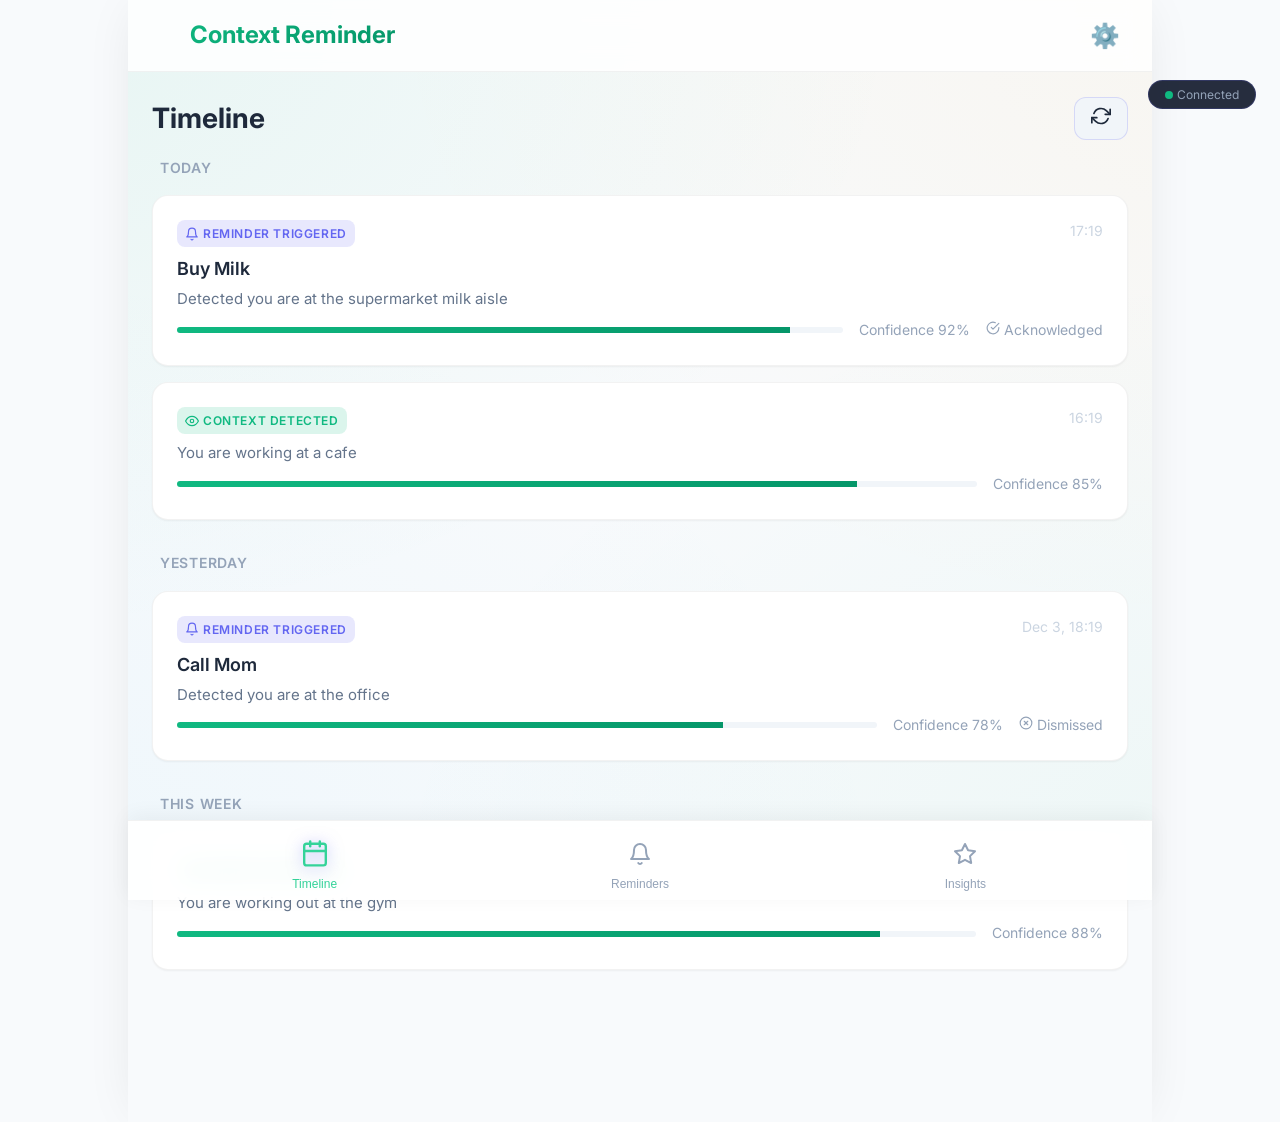
<file: index.html>
<!DOCTYPE html>
<html lang="en">

<head>
    <meta charset="UTF-8">
    <meta name="viewport" content="width=device-width, initial-scale=1.0, maximum-scale=5.0, user-scalable=yes">
    <meta name="description" content="Context Reminder - Smart context-aware reminders powered by AI">
    <meta name="theme-color" content="#0f172a">
    <title>Context Reminder</title>

    <!-- PWA Manifest -->
    <link rel="manifest" href="manifest.json">

    <!-- Styles -->
    <link rel="stylesheet" href="styles.css">

    <!-- Preload critical resources -->
    <link rel="preconnect" href="https://fonts.googleapis.com">
    <link rel="preconnect" href="https://fonts.gstatic.com" crossorigin>
    <link href="https://fonts.googleapis.com/css2?family=Inter:wght@300;400;500;600;700&display=swap" rel="stylesheet">
</head>

<body>
    <!-- App Container -->
    <div id="app" class="app-container">

        <!-- Header -->
        <header class="app-header">
            <div class="header-content">
                <h1 class="app-title">
                    <span class="title-icon">🧠</span>
                    <span class="title-text">Context Reminder</span>
                </h1>
                <button class="header-btn" id="settingsBtn" aria-label="Settings">
                    ⚙️
                </button>
            </div>
        </header>

        <!-- Main Content Views -->
        <main class="main-content">

            <!-- Timeline View -->
            <section id="timelineView" class="view-container active">
                <div class="view-header">
                    <h2 class="view-title">Timeline</h2>
                    <button class="icon-btn" id="refreshTimelineBtn" aria-label="Refresh">
                        <svg class="icon" viewBox="0 0 24 24" width="20" height="20" stroke="currentColor"
                            stroke-width="2" fill="none" stroke-linecap="round" stroke-linejoin="round">
                            <polyline points="23 4 23 10 17 10"></polyline>
                            <polyline points="1 20 1 14 7 14"></polyline>
                            <path d="M3.51 9a9 9 0 0 1 14.85-3.36L23 10M1 14l4.64 4.36A9 9 0 0 0 20.49 15"></path>
                        </svg>
                    </button>
                </div>
                <div id="timelineContent" class="timeline-content">
                    <!-- Timeline events will be rendered here -->
                    <div class="loading-placeholder">
                        <div class="spinner"></div>
                        <p>Loading...</p>
                    </div>
                </div>
            </section>

            <!-- Reminders View -->
            <section id="remindersView" class="view-container">
                <div class="view-header">
                    <h2 class="view-title">My Reminders</h2>
                    <button class="icon-btn primary" id="addReminderBtn" aria-label="Add Reminder">
                        <svg class="icon" viewBox="0 0 24 24" width="20" height="20" stroke="currentColor"
                            stroke-width="2" fill="none" stroke-linecap="round" stroke-linejoin="round">
                            <line x1="12" y1="5" x2="12" y2="19"></line>
                            <line x1="5" y1="12" x2="19" y2="12"></line>
                        </svg>
                    </button>
                </div>
                <div class="search-bar">
                    <div class="search-input-wrapper">
                        <svg class="search-icon" viewBox="0 0 24 24" width="18" height="18" stroke="currentColor"
                            stroke-width="2" fill="none" stroke-linecap="round" stroke-linejoin="round">
                            <circle cx="11" cy="11" r="8"></circle>
                            <line x1="21" y1="21" x2="16.65" y2="16.65"></line>
                        </svg>
                        <input type="text" id="searchReminders" placeholder="Search reminders..." class="search-input">
                    </div>
                </div>
                <div id="remindersContent" class="reminders-content">
                    <!-- Reminder cards will be rendered here -->
                </div>
            </section>

            <!-- Insights View -->
            <section id="insightsView" class="view-container">
                <div class="view-header">
                    <h2 class="view-title">AI Insights</h2>
                    <span class="badge" id="insightsBadge">0</span>
                </div>
                <div id="insightsContent" class="insights-content">
                    <!-- AI insights will be rendered here -->
                </div>
            </section>

        </main>

        <!-- Bottom Navigation -->
        <nav class="bottom-nav">
            <button class="nav-btn active" data-view="timeline" aria-label="Timeline">
                <span class="nav-icon">
                    <svg class="icon" viewBox="0 0 24 24" width="24" height="24" stroke="currentColor" stroke-width="2"
                        fill="none" stroke-linecap="round" stroke-linejoin="round">
                        <rect x="3" y="4" width="18" height="18" rx="2" ry="2"></rect>
                        <line x1="16" y1="2" x2="16" y2="6"></line>
                        <line x1="8" y1="2" x2="8" y2="6"></line>
                        <line x1="3" y1="10" x2="21" y2="10"></line>
                    </svg>
                </span>
                <span class="nav-label">Timeline</span>
            </button>
            <button class="nav-btn" data-view="reminders" aria-label="Reminders">
                <span class="nav-icon">
                    <svg class="icon" viewBox="0 0 24 24" width="24" height="24" stroke="currentColor" stroke-width="2"
                        fill="none" stroke-linecap="round" stroke-linejoin="round">
                        <path d="M18 8A6 6 0 0 0 6 8c0 7-3 9-3 9h18s-3-2-3-9"></path>
                        <path d="M13.73 21a2 2 0 0 1-3.46 0"></path>
                    </svg>
                </span>
                <span class="nav-label">Reminders</span>
            </button>
            <button class="nav-btn" data-view="insights" aria-label="Insights">
                <span class="nav-icon">
                    <svg class="icon" viewBox="0 0 24 24" width="24" height="24" stroke="currentColor" stroke-width="2"
                        fill="none" stroke-linecap="round" stroke-linejoin="round">
                        <polygon
                            points="12 2 15.09 8.26 22 9.27 17 14.14 18.18 21.02 12 17.77 5.82 21.02 7 14.14 2 9.27 8.91 8.26 12 2">
                        </polygon>
                    </svg>
                </span>
                <span class="nav-label">Insights</span>
            </button>
        </nav>

    </div>

    <!-- Modal: Add/Edit Reminder -->
    <div id="reminderModal" class="modal">
        <div class="modal-overlay"></div>
        <div class="modal-content">
            <div class="modal-header">
                <h3 class="modal-title" id="modalTitle">Create Reminder</h3>
                <button class="close-btn" id="closeModalBtn">✕</button>
            </div>
            <div class="modal-body">
                <form id="reminderForm">
                    <div class="form-group">
                        <label for="reminderTitle">Remind me to...</label>
                        <input type="text" id="reminderTitle" class="form-input" placeholder="e.g., Buy milk" required>
                    </div>
                    <div class="form-group">
                        <label for="reminderContext">When I...</label>
                        <textarea id="reminderContext" class="form-input" rows="3"
                            placeholder="e.g., When I'm at the supermarket" required></textarea>
                    </div>
                    <div class="form-group">
                        <label for="reminderPriority">Priority</label>
                        <select id="reminderPriority" class="form-input">
                            <option value="low">Low</option>
                            <option value="medium" selected>Medium</option>
                            <option value="high">High</option>
                        </select>
                    </div>
                    <div class="form-actions">
                        <button type="button" class="btn btn-secondary" id="cancelModalBtn">Cancel</button>
                        <button type="submit" class="btn btn-primary">Save</button>
                    </div>
                </form>
            </div>
        </div>
    </div>

    <!-- Modal: Event Details -->
    <div id="eventModal" class="modal">
        <div class="modal-overlay"></div>
        <div class="modal-content">
            <div class="modal-header">
                <h3 class="modal-title">Event Details</h3>
                <button class="close-btn" id="closeEventModalBtn">✕</button>
            </div>
            <div class="modal-body" id="eventModalBody">
                <!-- Event details will be rendered here -->
            </div>
        </div>
    </div>

    <!-- Notification Permission Prompt -->
    <div id="notificationPrompt" class="notification-prompt hidden">
        <div class="prompt-content">
            <div class="prompt-icon">🔔</div>
            <h3>Enable Notifications</h3>
            <p>Allow app to send notifications for timely reminders</p>
            <div class="prompt-actions">
                <button class="btn btn-secondary" id="skipNotificationBtn">Later</button>
                <button class="btn btn-primary" id="enableNotificationBtn">Enable</button>
            </div>
        </div>
    </div>

    <!-- Toast Notification -->
    <div id="toast" class="toast hidden">
        <span id="toastMessage"></span>
    </div>

    <!-- Connection Status Indicator -->
    <div id="connectionStatus" class="connection-status">
        <span class="status-dot"></span>
        <span class="status-text">Connecting...</span>
    </div>


    <!-- Settings Modal -->
    <div id="settingsModal" class="modal">
        <div class="modal-overlay"></div>
        <div class="modal-container">
            <div class="modal-header">
                <h2>Settings</h2>
                <button class="icon-btn" id="closeSettingsBtn">
                    <svg viewBox="0 0 24 24" width="24" height="24">
                        <path
                            d="M19 6.41L17.59 5 12 10.59 6.41 5 5 6.41 10.59 12 5 17.59 6.41 19 12 13.41 17.59 19 19 17.59 13.41 12z"
                            fill="currentColor" />
                    </svg>
                </button>
            </div>
            <div class="modal-body">
                <div class="settings-section">
                    <h3>Data Management</h3>

                    <div class="setting-item">
                        <div class="setting-info">
                            <div class="setting-title">Export Data</div>
                            <div class="setting-desc">Export all reminders, timeline, and insights as JSON file</div>
                        </div>
                        <button class="btn btn-primary" id="exportDataBtn">
                            <svg class="icon" viewBox="0 0 24 24" width="16" height="16" stroke="currentColor"
                                stroke-width="2" fill="none" stroke-linecap="round" stroke-linejoin="round">
                                <path d="M21 15v4a2 2 0 0 1-2 2H5a2 2 0 0 1-2-2v-4"></path>
                                <polyline points="7 10 12 15 17 10"></polyline>
                                <line x1="12" y1="15" x2="12" y2="3"></line>
                            </svg> Export
                        </button>
                    </div>

                    <div class="setting-item">
                        <div class="setting-info">
                            <div class="setting-title">Import Data</div>
                            <div class="setting-desc">Restore data from JSON file</div>
                        </div>
                        <div class="file-input-wrapper">
                            <input type="file" id="importDataInput" accept=".json" style="display: none;">
                            <button class="btn btn-secondary"
                                onclick="document.getElementById('importDataInput').click()">
                                <svg class="icon" viewBox="0 0 24 24" width="16" height="16" stroke="currentColor"
                                    stroke-width="2" fill="none" stroke-linecap="round" stroke-linejoin="round">
                                    <path d="M21 15v4a2 2 0 0 1-2 2H5a2 2 0 0 1-2-2v-4"></path>
                                    <polyline points="17 8 12 3 7 8"></polyline>
                                    <line x1="12" y1="3" x2="12" y2="15"></line>
                                </svg> Import
                            </button>
                        </div>
                    </div>

                    <div class="setting-item">
                        <div class="setting-info">
                            <div class="setting-title">Clear All Data</div>
                            <div class="setting-desc">Delete all local data (cannot be undone)</div>
                        </div>
                        <button class="btn btn-danger" id="clearDataBtn">
                            <svg class="icon" viewBox="0 0 24 24" width="16" height="16" stroke="currentColor"
                                stroke-width="2" fill="none" stroke-linecap="round" stroke-linejoin="round"
                                style="margin-right: 4px;">
                                <polyline points="3 6 5 6 21 6"></polyline>
                                <path
                                    d="M19 6v14a2 2 0 0 1-2 2H7a2 2 0 0 1-2-2V6m3 0V4a2 2 0 0 1 2-2h4a2 2 0 0 1 2 2v2">
                                </path>
                            </svg> Clear
                        </button>
                    </div>
                </div>

                <div class="settings-section">
                    <h3>ℹ️ About</h3>
                    <div class="setting-item">
                        <div class="setting-info">
                            <div class="setting-title">Version</div>
                            <div class="setting-desc">Context Reminder System v1.0.0</div>
                        </div>
                    </div>
                </div>
            </div>
        </div>
    </div>

    <!-- Reminder Action Modal -->
    <div id="reminderActionModal" class="modal reminder-modal">
        <div class="modal-overlay"></div>
        <div class="modal-container">
            <div class="modal-header">
                <div class="reminder-badge">
                    🔔 Reminder Triggered
                </div>
            </div>
            <div class="modal-body">
                <h2 id="reminderModalTitle" class="reminder-title">Reminder Title</h2>
                <p id="reminderModalContext" class="reminder-context">Context Description</p>

                <div class="reminder-actions">
                    <button class="btn btn-primary btn-large" id="ackReminderBtn">
                        <svg class="icon" viewBox="0 0 24 24" width="20" height="20" stroke="currentColor"
                            stroke-width="2" fill="none" stroke-linecap="round" stroke-linejoin="round">
                            <path d="M22 11.08V12a10 10 0 1 1-5.93-9.14"></path>
                            <polyline points="22 4 12 14.01 9 11.01"></polyline>
                        </svg> Acknowledge
                    </button>
                    <button class="btn btn-warning btn-large" id="snoozeReminderBtn">
                        <svg class="icon" viewBox="0 0 24 24" width="20" height="20" stroke="currentColor"
                            stroke-width="2" fill="none" stroke-linecap="round" stroke-linejoin="round">
                            <circle cx="12" cy="12" r="10"></circle>
                            <polyline points="12 6 12 12 16 14"></polyline>
                        </svg> Snooze
                    </button>
                    <button class="btn btn-danger btn-large" id="dismissReminderBtn">
                        <svg class="icon" viewBox="0 0 24 24" width="20" height="20" stroke="currentColor"
                            stroke-width="2" fill="none" stroke-linecap="round" stroke-linejoin="round">
                            <circle cx="12" cy="12" r="10"></circle>
                            <line x1="15" y1="9" x2="9" y2="15"></line>
                            <line x1="9" y1="9" x2="15" y2="15"></line>
                        </svg> Dismiss
                    </button>
                </div>
            </div>
        </div>
    </div>

    <!-- Scripts -->
    <script src="modules/storage.js"></script>
    <script src="modules/websocket.js"></script>
    <script src="modules/notifications.js"></script>
    <script src="modules/timeline.js"></script>
    <script src="modules/reminders.js"></script>
    <script src="modules/insights.js"></script>
    <script src="modules/data-manager.js"></script>
    <script src="app.js"></script>
</body>

</html>
</file>
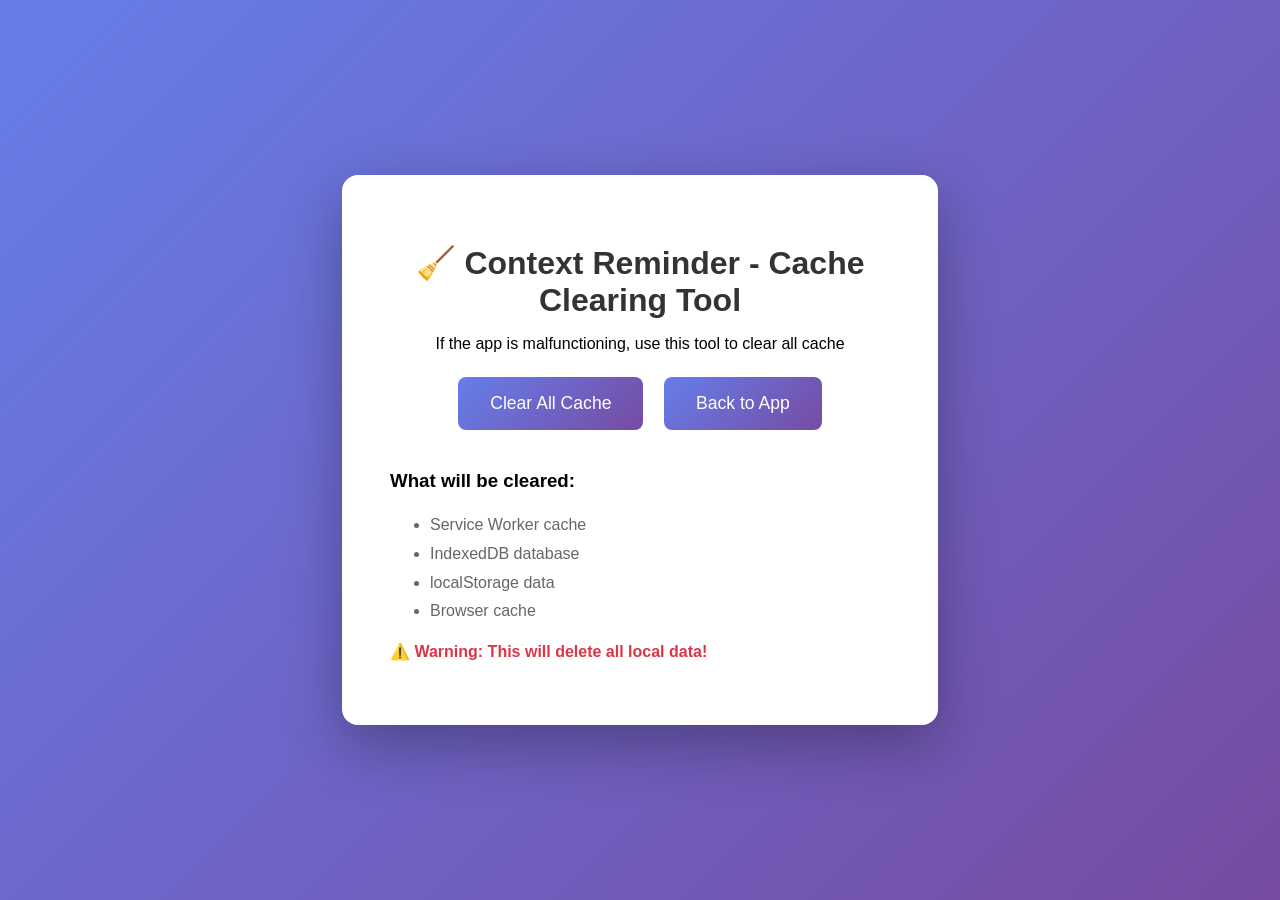
<file: clear-cache.html>
<!DOCTYPE html>
<html lang="en">

<head>
    <meta charset="UTF-8">
    <meta name="viewport" content="width=device-width, initial-scale=1.0">
    <title>Clear Cache Tool</title>
    <style>
        body {
            font-family: 'Microsoft YaHei', sans-serif;
            background: linear-gradient(135deg, #667eea 0%, #764ba2 100%);
            min-height: 100vh;
            display: flex;
            align-items: center;
            justify-content: center;
            margin: 0;
        }

        .container {
            background: white;
            padding: 3rem;
            border-radius: 1rem;
            box-shadow: 0 20px 60px rgba(0, 0, 0, 0.3);
            max-width: 500px;
            text-align: center;
        }

        h1 {
            color: #333;
            margin-bottom: 1rem;
        }

        .btn {
            background: linear-gradient(135deg, #667eea 0%, #764ba2 100%);
            color: white;
            border: none;
            padding: 1rem 2rem;
            border-radius: 0.5rem;
            font-size: 1.1rem;
            cursor: pointer;
            margin: 0.5rem;
            transition: transform 0.2s;
        }

        .btn:hover {
            transform: translateY(-2px);
        }

        .status {
            margin-top: 1.5rem;
            padding: 1rem;
            border-radius: 0.5rem;
            display: none;
        }

        .status.success {
            background: #d4edda;
            color: #155724;
            display: block;
        }

        .status.error {
            background: #f8d7da;
            color: #721c24;
            display: block;
        }

        ul {
            text-align: left;
            color: #666;
            line-height: 1.8;
        }
    </style>
</head>

<body>
    <div class="container">
        <h1>🧹 Context Reminder - Cache Clearing Tool</h1>
        <p>If the app is malfunctioning, use this tool to clear all cache</p>

        <button class="btn" onclick="clearAllCache()">Clear All Cache</button>
        <button class="btn" onclick="goToApp()">Back to App</button>

        <div id="status" class="status"></div>

        <div style="margin-top: 2rem; text-align: left;">
            <h3>What will be cleared:</h3>
            <ul>
                <li>Service Worker cache</li>
                <li>IndexedDB database</li>
                <li>localStorage data</li>
                <li>Browser cache</li>
            </ul>
            <p style="color: #dc3545; font-weight: bold;">⚠️ Warning: This will delete all local data!</p>
        </div>
    </div>

    <script>
        async function clearAllCache() {
            const status = document.getElementById('status');
            status.className = 'status';
            status.textContent = 'Clearing...';
            status.style.display = 'block';

            try {
                // Unregister service workers
                if ('serviceWorker' in navigator) {
                    const registrations = await navigator.serviceWorker.getRegistrations();
                    for (const registration of registrations) {
                        await registration.unregister();
                    }
                }

                // Clear all caches
                if ('caches' in window) {
                    const cacheNames = await caches.keys();
                    await Promise.all(cacheNames.map(name => caches.delete(name)));
                }

                // Delete IndexedDB
                const databases = await indexedDB.databases();
                for (const db of databases) {
                    indexedDB.deleteDatabase(db.name);
                }

                // Clear localStorage
                localStorage.clear();

                // Clear sessionStorage
                sessionStorage.clear();

                status.className = 'status success';
                status.textContent = '✅ Cache cleared! Redirecting to app in 3 seconds...';

                setTimeout(() => {
                    window.location.href = '/index.html';
                }, 3000);

            } catch (error) {
                status.className = 'status error';
                status.textContent = '❌ Clear failed: ' + error.message;
            }
        }

        function goToApp() {
            window.location.href = '/index.html';
        }
    </script>
</body>

</html>
</file>
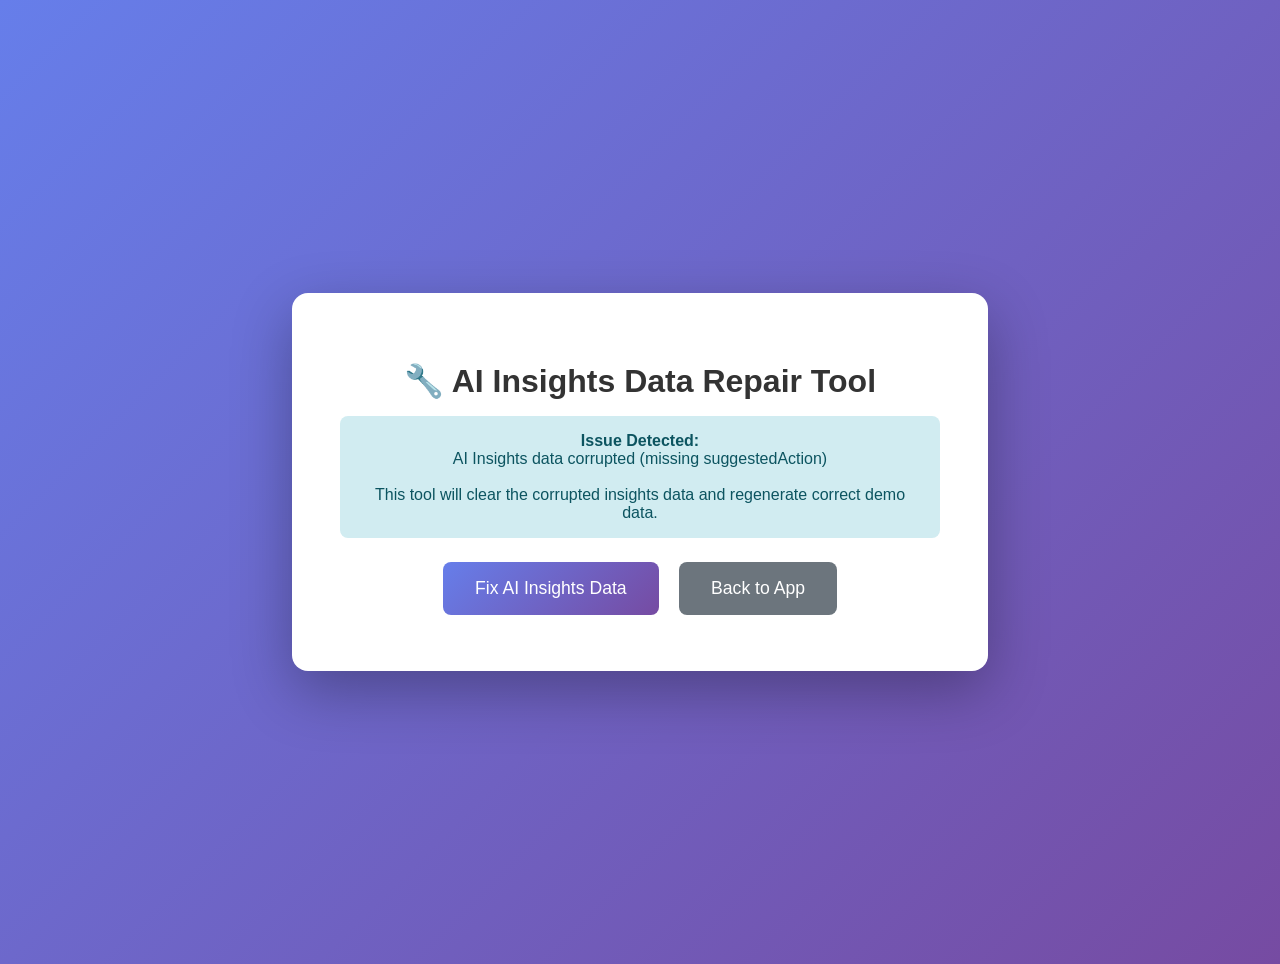
<file: fix-insights.html>
<!DOCTYPE html>
<html lang="en">

<head>
    <meta charset="UTF-8">
    <meta name="viewport" content="width=device-width, initial-scale=1.0">
    <title>Fix AI Insights Data</title>
    <style>
        body {
            font-family: 'Microsoft YaHei', sans-serif;
            background: linear-gradient(135deg, #667eea 0%, #764ba2 100%);
            min-height: 100vh;
            display: flex;
            align-items: center;
            justify-content: center;
            margin: 0;
            padding: 2rem;
        }

        .container {
            background: white;
            padding: 3rem;
            border-radius: 1rem;
            box-shadow: 0 20px 60px rgba(0, 0, 0, 0.3);
            max-width: 600px;
            text-align: center;
        }

        h1 {
            color: #333;
            margin-bottom: 1rem;
        }

        .btn {
            background: linear-gradient(135deg, #667eea 0%, #764ba2 100%);
            color: white;
            border: none;
            padding: 1rem 2rem;
            border-radius: 0.5rem;
            font-size: 1.1rem;
            cursor: pointer;
            margin: 0.5rem;
            transition: transform 0.2s;
        }

        .btn:hover {
            transform: translateY(-2px);
        }

        .btn-secondary {
            background: #6c757d;
        }

        .status {
            margin-top: 1.5rem;
            padding: 1rem;
            border-radius: 0.5rem;
            display: none;
        }

        .status.success {
            background: #d4edda;
            color: #155724;
            display: block;
        }

        .status.error {
            background: #f8d7da;
            color: #721c24;
            display: block;
        }

        .info {
            background: #d1ecf1;
            color: #0c5460;
            padding: 1rem;
            border-radius: 0.5rem;
            margin: 1rem 0;
        }
    </style>
</head>

<body>
    <div class="container">
        <h1>🔧 AI Insights Data Repair Tool</h1>

        <div class="info">
            <strong>Issue Detected:</strong><br>
            AI Insights data corrupted (missing suggestedAction)<br><br>
            This tool will clear the corrupted insights data and regenerate correct demo data.
        </div>

        <button class="btn" onclick="fixInsights()">Fix AI Insights Data</button>
        <button class="btn btn-secondary" onclick="goToApp()">Back to App</button>

        <div id="status" class="status"></div>
    </div>

    <script>
        async function fixInsights() {
            const status = document.getElementById('status');
            status.className = 'status';
            status.textContent = 'Fixing...';
            status.style.display = 'block';

            try {
                //Open IndexedDB
                const request = indexedDB.open('ContextReminderDB', 1);

                request.onsuccess = (event) => {
                    const db = event.target.result;

                    // Clear insights store
                    const transaction = db.transaction(['insights'], 'readwrite');
                    const store = transaction.objectStore('insights');
                    const clearRequest = store.clear();

                    clearRequest.onsuccess = () => {
                        // Clear the localStorage flag so demo data will be recreated
                        localStorage.removeItem('insights_interacted');

                        status.className = 'status success';
                        status.textContent = '✅ AI Insights data fixed! Redirecting in 3 seconds...';

                        setTimeout(() => {
                            window.location.href = '/index.html';
                        }, 3000);
                    };

                    clearRequest.onerror = () => {
                        status.className = 'status error';
                        status.textContent = '❌ Fix failed: ' + clearRequest.error;
                    };
                };

                request.onerror = () => {
                    status.className = 'status error';
                    status.textContent = '❌ Unable to open database: ' + request.error;
                };

            } catch (error) {
                status.className = 'status error';
                status.textContent = '❌ Fix failed: ' + error.message;
            }
        }

        function goToApp() {
            window.location.href = '/index.html';
        }
    </script>
</body>

</html>
</file>
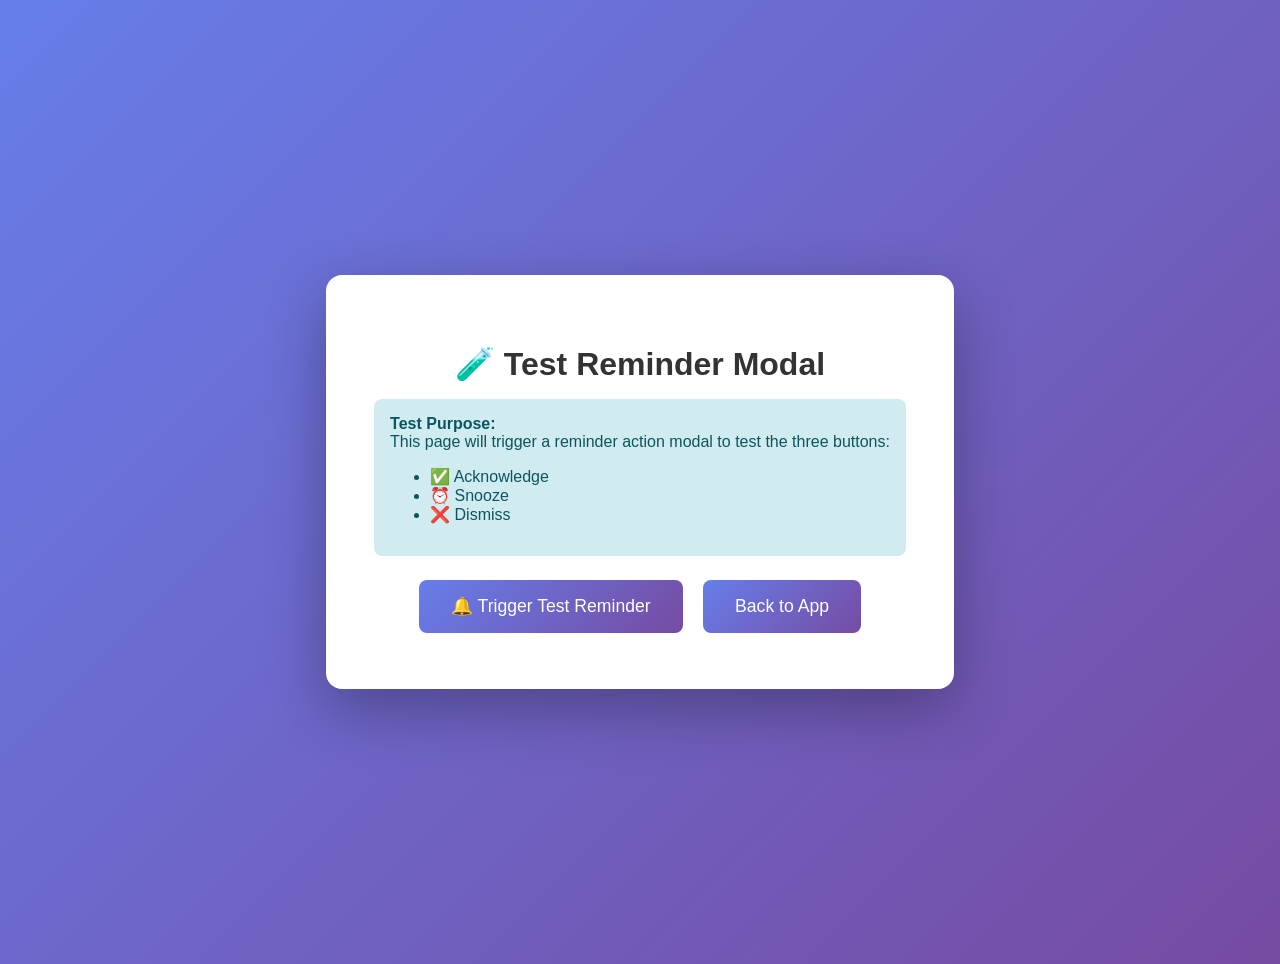
<file: test-reminder.html>
<!DOCTYPE html>
<html lang="en">

<head>
    <meta charset="UTF-8">
    <meta name="viewport" content="width=device-width, initial-scale=1.0">
    <title>Test Reminder Modal</title>
    <style>
        body {
            font-family: -apple-system, BlinkMacSystemFont, 'Segoe UI', Roboto, sans-serif;
            background: linear-gradient(135deg, #667eea 0%, #764ba2 100%);
            min-height: 100vh;
            display: flex;
            align-items: center;
            justify-content: center;
            margin: 0;
            padding: 2rem;
        }

        .container {
            background: white;
            padding: 3rem;
            border-radius: 1rem;
            box-shadow: 0 20px 60px rgba(0, 0, 0, 0.3);
            max-width: 600px;
            text-align: center;
        }

        h1 {
            color: #333;
            margin-bottom: 1rem;
        }

        .btn {
            background: linear-gradient(135deg, #667eea 0%, #764ba2 100%);
            color: white;
            border: none;
            padding: 1rem 2rem;
            border-radius: 0.5rem;
            font-size: 1.1rem;
            cursor: pointer;
            margin: 0.5rem;
            transition: transform 0.2s;
        }

        .btn:hover {
            transform: translateY(-2px);
        }

        .info {
            background: #d1ecf1;
            color: #0c5460;
            padding: 1rem;
            border-radius: 0.5rem;
            margin: 1rem 0;
            text-align: left;
        }
    </style>
</head>

<body>
    <div class="container">
        <h1>🧪 Test Reminder Modal</h1>

        <div class="info">
            <strong>Test Purpose:</strong><br>
            This page will trigger a reminder action modal to test the three buttons:
            <ul>
                <li>✅ Acknowledge</li>
                <li>⏰ Snooze</li>
                <li>❌ Dismiss</li>
            </ul>
        </div>

        <button class="btn" onclick="triggerTestReminder()">🔔 Trigger Test Reminder</button>
        <button class="btn" onclick="goToApp()">Back to App</button>
    </div>

    <script>
        function triggerTestReminder() {
            // Store test data in sessionStorage
            sessionStorage.setItem('testReminderTrigger', 'true');
            // Redirect to main app
            window.location.href = '/index.html';
        }

        function goToApp() {
            window.location.href = '/index.html';
        }
    </script>
</body>

</html>
</file>
<file: styles.css>
/* ===================================
   情境提醒系统 - 样式表
   Mobile-First Responsive Design
   =================================== */

/* CSS Variables - Design Tokens */
:root {
    /* Colors - Light Theme (Clean Slate Style) */
    --color-bg-primary: #f8fafc;
    --color-bg-secondary: #ffffff;
    --color-bg-tertiary: #f1f5f9;
    --color-bg-card: #ffffff;
    --color-bg-card-hover: #ffffff;

    /* Gradient Colors - Subtle & Fresh */
    --gradient-primary: linear-gradient(135deg, #10b981 0%, #059669 100%);
    --gradient-success: linear-gradient(135deg, #10b981 0%, #34d399 100%);
    --gradient-warning: linear-gradient(135deg, #f59e0b 0%, #fbbf24 100%);
    --gradient-danger: linear-gradient(135deg, #ef4444 0%, #fca5a5 100%);

    /* Text Colors */
    --color-text-primary: #1e293b;
    --color-text-secondary: #64748b;
    --color-text-tertiary: #94a3b8;
    --color-text-muted: #cbd5e1;

    /* Accent Colors - Mint/Emerald Focus */
    --color-primary: #10b981;
    --color-primary-light: #34d399;
    --color-success: #10b981;
    --color-warning: #f59e0b;
    --color-danger: #ef4444;
    --color-accent-primary: #10b981;

    /* Spacing */
    --space-xs: 0.25rem;
    --space-sm: 0.5rem;
    --space-md: 1rem;
    --space-lg: 1.5rem;
    --space-xl: 2rem;
    --space-2xl: 3rem;

    /* Border Radius - Softer */
    --radius-sm: 0.5rem;
    --radius-md: 0.75rem;
    --radius-lg: 1rem;
    --radius-xl: 1.5rem;
    --radius-full: 9999px;

    /* Shadows - Soft & Diffused for Light Mode */
    --shadow-sm: 0 1px 2px 0 rgb(0 0 0 / 0.05);
    --shadow-md: 0 4px 6px -1px rgb(0 0 0 / 0.1), 0 2px 4px -2px rgb(0 0 0 / 0.1);
    --shadow-lg: 0 10px 15px -3px rgb(0 0 0 / 0.1), 0 4px 6px -4px rgb(0 0 0 / 0.1);
    --shadow-xl: 0 20px 25px -5px rgb(0 0 0 / 0.1), 0 8px 10px -6px rgb(0 0 0 / 0.1);
    --shadow-glow: 0 0 15px rgba(16, 185, 129, 0.2);

    /* Transitions */
    --transition-fast: 150ms cubic-bezier(0.4, 0, 0.2, 1);
    --transition-base: 250ms cubic-bezier(0.4, 0, 0.2, 1);
    --transition-slow: 350ms cubic-bezier(0.4, 0, 0.2, 1);

    /* Layout */
    --header-height: 4rem;
    --bottom-nav-height: 4.5rem;
    --max-width: 1024px;
    /* Widened slightly for desktop-like feel */
}

/* ===================================
   Reset & Base Styles
   =================================== */

* {
    margin: 0;
    padding: 0;
    box-sizing: border-box;
}

html {
    font-size: 16px;
    -webkit-font-smoothing: antialiased;
    -moz-osx-font-smoothing: grayscale;
}

body {
    font-family: 'Inter', -apple-system, BlinkMacSystemFont, 'Segoe UI', sans-serif;
    background: var(--color-bg-primary);
    color: var(--color-text-primary);
    line-height: 1.6;
    overflow-x: hidden;
    min-height: 100vh;
}

/* ===================================
   App Container
   =================================== */

.app-container {
    min-height: 100vh;
    max-width: var(--max-width);
    margin: 0 auto;
    position: relative;
    background: #f8fafc;
    /* Fallback */
    background-image:
        radial-gradient(at 0% 0%, rgba(16, 185, 129, 0.08) 0px, transparent 50%),
        radial-gradient(at 100% 0%, rgba(245, 158, 11, 0.05) 0px, transparent 50%),
        radial-gradient(at 100% 100%, rgba(16, 185, 129, 0.05) 0px, transparent 50%),
        radial-gradient(at 0% 100%, rgba(56, 189, 248, 0.05) 0px, transparent 50%);
    background-attachment: fixed;
    box-shadow: 0 0 50px -12px rgb(0 0 0 / 0.1);
    /* Subtle shadow for desktop view */
}

/* ===================================
   Header
   =================================== */

.app-header {
    position: sticky;
    top: 0;
    z-index: 100;
    background: rgba(255, 255, 255, 0.85);
    /* Semi-transparent white */
    backdrop-filter: blur(12px);
    border-bottom: 1px solid rgba(0, 0, 0, 0.05);
    height: var(--header-height);
}

.header-content {
    display: flex;
    align-items: center;
    justify-content: space-between;
    padding: var(--space-md) var(--space-lg);
    height: 100%;
}

.app-title {
    display: flex;
    align-items: center;
    gap: var(--space-sm);
    font-size: 1.25rem;
    font-weight: 700;
    background: var(--gradient-primary);
    -webkit-background-clip: text;
    -webkit-text-fill-color: transparent;
    background-clip: text;
}

.title-icon {
    font-size: 1.5rem;
    filter: drop-shadow(0 0 8px rgba(99, 102, 241, 0.5));
}

.header-btn {
    background: transparent;
    border: none;
    font-size: 1.5rem;
    cursor: pointer;
    padding: var(--space-sm);
    border-radius: var(--radius-md);
    transition: transform var(--transition-fast), background var(--transition-fast);
}

.header-btn:hover {
    background: var(--color-bg-tertiary);
    transform: scale(1.1);
}

.header-btn:active {
    transform: scale(0.95);
}

/* ===================================
   Main Content
   =================================== */

.main-content {
    padding-bottom: calc(var(--bottom-nav-height) + var(--space-md));
    min-height: calc(100vh - var(--header-height));
}

.view-container {
    display: none;
    animation: fadeIn var(--transition-base);
}

.view-container.active {
    display: block;
}

@keyframes fadeIn {
    from {
        opacity: 0;
        transform: translateY(10px);
    }

    to {
        opacity: 1;
        transform: translateY(0);
    }
}

.view-header {
    display: flex;
    align-items: center;
    justify-content: space-between;
    padding: var(--space-lg);
    padding-bottom: var(--space-md);
}

.view-title {
    font-size: 1.75rem;
    font-weight: 700;
    color: var(--color-text-primary);
}

.badge {
    background: var(--gradient-primary);
    color: white;
    padding: var(--space-xs) var(--space-sm);
    border-radius: var(--radius-full);
    font-size: 0.875rem;
    font-weight: 600;
    min-width: 1.5rem;
    text-align: center;
}

/* ===================================
   Timeline View
   =================================== */

.timeline-content {
    padding: 0 var(--space-lg) var(--space-lg);
}

.timeline-group {
    margin-bottom: var(--space-xl);
}

.timeline-group-title {
    font-size: 0.875rem;
    font-weight: 600;
    color: var(--color-text-tertiary);
    text-transform: uppercase;
    letter-spacing: 0.05em;
    margin-bottom: var(--space-md);
    padding-left: var(--space-sm);
}

.timeline-event {
    background: var(--color-bg-card);
    border: 1px solid rgba(0, 0, 0, 0.05);
    border-radius: var(--radius-lg);
    padding: var(--space-lg);
    margin-bottom: var(--space-md);
    cursor: pointer;
    transition: all var(--transition-base);
    position: relative;
    overflow: hidden;
    box-shadow: var(--shadow-sm);
}

.timeline-event::before {
    content: '';
    position: absolute;
    top: 0;
    left: 0;
    width: 4px;
    height: 100%;
    background: var(--gradient-primary);
    opacity: 0;
    transition: opacity var(--transition-base);
}

.timeline-event:hover {
    background: var(--color-bg-card-hover);
    transform: translateX(4px);
    box-shadow: var(--shadow-lg);
}

.timeline-event:hover::before {
    opacity: 1;
}

.timeline-event:active {
    transform: translateX(2px) scale(0.98);
}

.event-header {
    display: flex;
    align-items: flex-start;
    justify-content: space-between;
    margin-bottom: var(--space-sm);
}

.event-type {
    display: inline-flex;
    align-items: center;
    gap: var(--space-xs);
    font-size: 0.75rem;
    font-weight: 600;
    padding: var(--space-xs) var(--space-sm);
    border-radius: var(--radius-sm);
    text-transform: uppercase;
    letter-spacing: 0.05em;
}

.event-type.detected {
    background: rgba(16, 185, 129, 0.15);
    color: var(--color-success);
}

.event-type.triggered {
    background: rgba(99, 102, 241, 0.15);
    color: #6366f1;
}

.event-type.response {
    background: rgba(245, 158, 11, 0.15);
    color: var(--color-warning);
}

.event-time {
    font-size: 0.875rem;
    color: var(--color-text-muted);
}

.event-content {
    margin-bottom: var(--space-sm);
}

.event-title {
    font-size: 1.125rem;
    font-weight: 600;
    color: var(--color-text-primary);
    margin-bottom: var(--space-xs);
}

.event-description {
    font-size: 0.9375rem;
    color: var(--color-text-secondary);
    line-height: 1.5;
}

.event-meta {
    display: flex;
    align-items: center;
    gap: var(--space-md);
    flex-wrap: wrap;
    font-size: 0.875rem;
    color: var(--color-text-tertiary);
}

.confidence-bar {
    flex: 1;
    min-width: 120px;
    height: 6px;
    background: var(--color-bg-tertiary);
    border-radius: var(--radius-full);
    overflow: hidden;
}

.confidence-fill {
    height: 100%;
    background: var(--gradient-primary);
    transition: width var(--transition-slow);
}

/* ===================================
   Reminders View
   =================================== */

.search-bar {
    padding: 0 var(--space-lg) var(--space-md);
}

.search-input {
    width: 100%;
    padding: var(--space-md);
    background: #ffffff;
    border: 1px solid #cbd5e1;
    border-radius: var(--radius-lg);
    color: var(--color-text-primary);
    font-size: 1rem;
    transition: all var(--transition-base);
    box-shadow: 0 1px 3px rgba(0, 0, 0, 0.05);
}

.search-input:focus {
    outline: none;
    border-color: var(--color-primary);
    box-shadow: 0 0 0 3px rgba(99, 102, 241, 0.1);
}

.search-input::placeholder {
    color: var(--color-text-muted);
}

.reminders-content {
    padding: 0 var(--space-lg) var(--space-lg);
}

.reminder-card {
    background: var(--color-bg-card);
    border: 1px solid rgba(0, 0, 0, 0.05);
    border-radius: var(--radius-lg);
    padding: var(--space-lg);
    margin-bottom: var(--space-md);
    transition: all var(--transition-base);
}

.reminder-card:hover {
    background: var(--color-bg-card-hover);
    box-shadow: var(--shadow-lg);
    transform: translateY(-2px);
}

.reminder-header {
    display: flex;
    align-items: flex-start;
    justify-content: space-between;
    margin-bottom: var(--space-sm);
}

.reminder-title {
    font-size: 1.125rem;
    font-weight: 600;
    color: var(--color-text-primary);
    flex: 1;
}

.reminder-actions {
    display: flex;
    gap: var(--space-xs);
}

.reminder-toggle {
    position: relative;
    width: 48px;
    height: 26px;
}

.reminder-toggle input {
    opacity: 0;
    width: 0;
    height: 0;
}

.toggle-slider {
    position: absolute;
    cursor: pointer;
    top: 0;
    left: 0;
    right: 0;
    bottom: 0;
    background: var(--color-bg-tertiary);
    border-radius: var(--radius-full);
    transition: var(--transition-base);
}

.toggle-slider:before {
    position: absolute;
    content: "";
    height: 20px;
    width: 20px;
    left: 3px;
    bottom: 3px;
    background: white;
    border-radius: 50%;
    transition: var(--transition-base);
}

.reminder-toggle input:checked+.toggle-slider {
    background: var(--gradient-primary);
}

.reminder-toggle input:checked+.toggle-slider:before {
    transform: translateX(22px);
}

.reminder-context {
    font-size: 0.9375rem;
    color: var(--color-text-secondary);
    margin-bottom: var(--space-sm);
}

/* content: '💭 ' - REMOVED */

.reminder-footer {
    display: flex;
    align-items: center;
    justify-content: space-between;
    font-size: 0.875rem;
    color: var(--color-text-tertiary);
}

.priority-badge {
    padding: var(--space-xs) var(--space-sm);
    border-radius: var(--radius-sm);
    font-weight: 600;
    font-size: 0.75rem;
    text-transform: uppercase;
}

.priority-badge.high {
    background: rgba(239, 68, 68, 0.15);
    color: var(--color-danger);
}

.priority-badge.medium {
    background: rgba(245, 158, 11, 0.15);
    color: var(--color-warning);
}

.priority-badge.low {
    background: rgba(100, 116, 139, 0.15);
    color: var(--color-text-tertiary);
}

/* ===================================
   Insights View
   =================================== */

.insights-content {
    padding: 0 var(--space-lg) var(--space-lg);
}

.insight-card {
    background: var(--color-bg-card);
    border: 1px solid rgba(0, 0, 0, 0.05);
    border-radius: var(--radius-lg);
    padding: var(--space-lg);
    margin-bottom: var(--space-md);
    position: relative;
    overflow: hidden;
    box-shadow: var(--shadow-md);
}

.insight-card::after {
    content: '';
    position: absolute;
    top: 0;
    right: 0;
    width: 200px;
    height: 200px;
    background: radial-gradient(circle, rgba(16, 185, 129, 0.05) 0%, transparent 70%);
    /* Mint glow */
    pointer-events: none;
}

.insight-header {
    display: flex;
    align-items: flex-start;
    gap: var(--space-md);
    margin-bottom: var(--space-md);
}

.insight-icon {
    font-size: 2rem;
    filter: drop-shadow(0 2px 8px rgba(99, 102, 241, 0.3));
}

.insight-title {
    flex: 1;
}

.insight-type {
    font-size: 0.75rem;
    font-weight: 600;
    color: var(--color-primary-light);
    text-transform: uppercase;
    letter-spacing: 0.05em;
    margin-bottom: var(--space-xs);
}

.insight-heading {
    font-size: 1.125rem;
    font-weight: 600;
    color: var(--color-text-primary);
}

.insight-description {
    font-size: 0.9375rem;
    color: var(--color-text-secondary);
    line-height: 1.6;
    margin-bottom: var(--space-lg);
}

.insight-actions {
    display: flex;
    gap: var(--space-sm);
}

/* ===================================
   Bottom Navigation
   =================================== */

.bottom-nav {
    position: fixed;
    bottom: 0;
    left: 0;
    right: 0;
    max-width: var(--max-width);
    margin: 0 auto;
    background: rgba(255, 255, 255, 0.9);
    backdrop-filter: blur(12px);
    border-top: 1px solid rgba(0, 0, 0, 0.05);
    display: flex;
    justify-content: space-around;
    padding: var(--space-sm) var(--space-md);
    height: var(--bottom-nav-height);
    z-index: 100;
    box-shadow: 0 -4px 20px rgba(0, 0, 0, 0.05);
}



.nav-btn {
    flex: 1;
    background: transparent;
    border: none;
    color: var(--color-text-tertiary);
    cursor: pointer;
    display: flex;
    flex-direction: column;
    align-items: center;
    gap: var(--space-xs);
    padding: var(--space-xs);
    border-radius: var(--radius-md);
    transition: all var(--transition-fast);
    font-size: 0.875rem;
}

.nav-btn:hover {
    background: var(--color-bg-tertiary);
}

.nav-btn.active {
    color: var(--color-primary-light);
}

.nav-icon {
    font-size: 1.5rem;
    transition: transform var(--transition-fast);
}

.nav-btn.active .nav-icon {
    transform: scale(1.2);
    filter: drop-shadow(0 2px 6px rgba(99, 102, 241, 0.5));
}

.nav-label {
    font-size: 0.75rem;
    font-weight: 500;
}

/* ===================================
   Buttons
   =================================== */

.icon-btn {
    background: var(--color-bg-tertiary);
    border: 1px solid rgba(99, 102, 241, 0.2);
    color: var(--color-text-primary);
    font-size: 1.25rem;
    padding: var(--space-sm) var(--space-md);
    border-radius: var(--radius-md);
    cursor: pointer;
    transition: all var(--transition-fast);
}

.icon-btn:hover {
    background: var(--color-bg-card);
    transform: scale(1.05);
}

.icon-btn:active {
    transform: scale(0.95);
}

.icon-btn.primary {
    background: var(--gradient-primary);
    border: none;
    box-shadow: var(--shadow-glow);
    color: white;
}

.btn {
    padding: var(--space-md) var(--space-lg);
    border: none;
    border-radius: var(--radius-md);
    font-size: 1rem;
    font-weight: 600;
    cursor: pointer;
    transition: all var(--transition-fast);
    min-width: 100px;
}

.btn-primary {
    background: var(--gradient-primary);
    color: white;
    box-shadow: var(--shadow-md);
}

.btn-primary:hover {
    box-shadow: var(--shadow-lg), var(--shadow-glow);
    transform: translateY(-2px);
}

.btn-primary:active {
    transform: translateY(0);
}

.btn-secondary {
    background: var(--color-bg-tertiary);
    color: var(--color-text-primary);
}

.btn-secondary:hover {
    background: var(--color-bg-card);
}

.btn-small {
    padding: var(--space-xs) var(--space-md);
    font-size: 0.875rem;
    min-width: auto;
}

/* ===================================
   Modals
   =================================== */

.modal {
    position: fixed;
    top: 0;
    left: 0;
    width: 100%;
    height: 100%;
    z-index: 1000;
    display: none;
    align-items: flex-end;
}

.modal.active {
    display: flex;
    animation: fadeIn var(--transition-base);
}

.modal-overlay {
    position: absolute;
    top: 0;
    left: 0;
    width: 100%;
    height: 100%;
    background: rgba(0, 0, 0, 0.7);
    backdrop-filter: blur(4px);
}

.modal-content {
    position: relative;
    background: var(--color-bg-secondary);
    width: 100%;
    max-width: var(--max-width);
    margin: 0 auto;
    border-radius: var(--radius-xl) var(--radius-xl) 0 0;
    max-height: 85vh;
    overflow: hidden;
    display: flex;
    flex-direction: column;
    animation: slideUp var(--transition-base);
}

@keyframes slideUp {
    from {
        transform: translateY(100%);
    }

    to {
        transform: translateY(0);
    }
}

.modal-header {
    display: flex;
    align-items: center;
    justify-content: space-between;
    padding: var(--space-lg);
    border-bottom: 1px solid rgba(99, 102, 241, 0.2);
}

.modal-title {
    font-size: 1.25rem;
    font-weight: 700;
    color: var(--color-text-primary);
}

.close-btn {
    background: var(--color-bg-tertiary);
    border: none;
    color: var(--color-text-primary);
    font-size: 1.5rem;
    width: 36px;
    height: 36px;
    border-radius: 50%;
    cursor: pointer;
    display: flex;
    align-items: center;
    justify-content: center;
    transition: all var(--transition-fast);
}

.close-btn:hover {
    background: var(--color-bg-card);
    transform: rotate(90deg);
}

.modal-body {
    padding: var(--space-lg);
    overflow-y: auto;
    flex: 1;
}

/* ===================================
   Forms
   =================================== */

.form-group {
    margin-bottom: var(--space-lg);
}

.form-group label {
    display: block;
    font-size: 0.9375rem;
    font-weight: 600;
    color: var(--color-text-secondary);
    margin-bottom: var(--space-sm);
}

.form-input {
    width: 100%;
    padding: var(--space-md);
    background: var(--color-bg-card);
    border: 1px solid rgba(99, 102, 241, 0.2);
    border-radius: var(--radius-md);
    color: var(--color-text-primary);
    font-size: 1rem;
    font-family: inherit;
    transition: all var(--transition-base);
}

.form-input:focus {
    outline: none;
    border-color: var(--color-primary);
    box-shadow: 0 0 0 3px rgba(99, 102, 241, 0.1);
}

textarea.form-input {
    resize: vertical;
    min-height: 80px;
}

select.form-input {
    cursor: pointer;
}

.form-actions {
    display: flex;
    gap: var(--space-md);
    margin-top: var(--space-xl);
}

.form-actions .btn {
    flex: 1;
}

/* ===================================
   Toast Notification
   =================================== */

.toast {
    position: fixed;
    bottom: calc(var(--bottom-nav-height) + var(--space-lg));
    left: 50%;
    transform: translateX(-50%) translateY(100px);
    background: var(--color-bg-secondary);
    color: var(--color-text-primary);
    padding: var(--space-md) var(--space-lg);
    border-radius: var(--radius-lg);
    box-shadow: var(--shadow-xl);
    z-index: 2000;
    max-width: calc(100% - 2 * var(--space-lg));
    opacity: 0;
    transition: all var(--transition-base);
}

.toast.show {
    transform: translateX(-50%) translateY(0);
    opacity: 1;
}

.toast.hidden {
    display: none;
}

/* ===================================
   Connection Status
   =================================== */

.connection-status {
    position: fixed;
    top: calc(var(--header-height) + var(--space-sm));
    right: var(--space-lg);
    display: flex;
    align-items: center;
    gap: var(--space-xs);
    padding: var(--space-xs) var(--space-md);
    background: rgba(15, 23, 42, 0.9);
    backdrop-filter: blur(8px);
    border: 1px solid rgba(99, 102, 241, 0.2);
    border-radius: var(--radius-full);
    font-size: 0.75rem;
    color: var(--color-text-tertiary);
    z-index: 90;
    transition: opacity var(--transition-base);
}

.connection-status.hidden {
    opacity: 0;
    pointer-events: none;
}

.status-dot {
    width: 8px;
    height: 8px;
    border-radius: 50%;
    background: var(--color-text-muted);
    animation: pulse 2s ease-in-out infinite;
}

@keyframes pulse {

    0%,
    100% {
        opacity: 1;
    }

    50% {
        opacity: 0.5;
    }
}

.connection-status.connected .status-dot {
    background: var(--color-success);
    animation: none;
}

.connection-status.disconnected .status-dot {
    background: var(--color-danger);
    animation: none;
}

/* ===================================
   Notification Prompt
   =================================== */

.notification-prompt {
    position: fixed;
    top: 0;
    left: 0;
    width: 100%;
    height: 100%;
    z-index: 9999;
    display: flex;
    align-items: center;
    justify-content: center;
    background: rgba(0, 0, 0, 0.8);
    backdrop-filter: blur(4px);
    padding: var(--space-lg);
}

.notification-prompt.hidden {
    display: none;
}

.prompt-content {
    background: var(--color-bg-secondary);
    padding: var(--space-2xl);
    border-radius: var(--radius-xl);
    text-align: center;
    max-width: 400px;
    width: 100%;
    box-shadow: var(--shadow-xl);
}

.prompt-icon {
    font-size: 4rem;
    margin-bottom: var(--space-lg);
}

.prompt-content h3 {
    font-size: 1.5rem;
    margin-bottom: var(--space-md);
    color: var(--color-text-primary);
}

.prompt-content p {
    color: var(--color-text-secondary);
    margin-bottom: var(--space-xl);
    line-height: 1.6;
}

.prompt-actions {
    display: flex;
    gap: var(--space-md);
}

.prompt-actions .btn {
    flex: 1;
}

/* ===================================
   Loading & Empty States
   =================================== */

.loading-placeholder {
    display: flex;
    flex-direction: column;
    align-items: center;
    justify-content: center;
    padding: var(--space-2xl);
    color: var(--color-text-tertiary);
}

.spinner {
    width: 40px;
    height: 40px;
    border: 4px solid var(--color-bg-tertiary);
    border-top-color: var(--color-primary);
    border-radius: 50%;
    animation: spin 1s linear infinite;
    margin-bottom: var(--space-md);
}

@keyframes spin {
    to {
        transform: rotate(360deg);
    }
}

.empty-state {
    text-align: center;
    padding: var(--space-2xl);
    color: var(--color-text-tertiary);
}

.empty-icon {
    font-size: 4rem;
    margin-bottom: var(--space-md);
    opacity: 0.5;
}

.empty-text {
    font-size: 1.125rem;
    margin-bottom: var(--space-sm);
}

.empty-subtext {
    font-size: 0.9375rem;
    color: var(--color-text-muted);
}

/* ===================================
   Settings Panel
   =================================== */

.settings-section {
    margin-bottom: var(--space-xl);
}

.settings-section:last-child {
    margin-bottom: 0;
}

.settings-subtitle {
    font-size: 1rem;
    font-weight: 600;
    color: var(--color-text-secondary);
    margin-bottom: var(--space-md);
    padding-bottom: var(--space-sm);
    border-bottom: 1px solid rgba(99, 102, 241, 0.2);
}

.settings-item {
    display: flex;
    align-items: center;
    justify-content: space-between;
    gap: var(--space-md);
    padding: var(--space-md);
    background: var(--color-bg-card);
    border-radius: var(--radius-md);
    margin-bottom: var(--space-sm);
    transition: all var(--transition-fast);
}

.settings-item:hover {
    background: var(--color-bg-card-hover);
}

.setting-info {
    flex: 1;
}

.setting-label {
    font-size: 1rem;
    font-weight: 600;
    color: var(--color-text-primary);
    margin-bottom: var(--space-xs);
}

.setting-description {
    font-size: 0.875rem;
    color: var(--color-text-tertiary);
    line-height: 1.4;
}

.btn-danger {
    background: var(--gradient-danger);
    color: white;
    box-shadow: var(--shadow-md);
}

.btn-danger:hover {
    box-shadow: var(--shadow-lg), 0 0 20px rgba(239, 68, 68, 0.3);
    transform: translateY(-2px);
}

.btn-danger:active {
    transform: translateY(0);
}

/* ===================================
   Responsive Design
   =================================== */


@media (min-width: 640px) {
    :root {
        --header-height: 4.5rem;
        --bottom-nav-height: 5rem;
    }

    .app-title {
        font-size: 1.5rem;
    }

    .modal-content {
        border-radius: var(--radius-xl);
        max-height: 90vh;
        margin: auto;
    }
}

@media (min-width: 768px) {
    .bottom-nav {
        padding: var(--space-md) var(--space-lg);
    }

    .nav-btn {
        font-size: 1rem;
    }

    .nav-icon {
        font-size: 1.75rem;
    }
}

/* ===================================
   Accessibility
   =================================== */

@media (prefers-reduced-motion: reduce) {

    *,
    *::before,
    *::after {
        animation-duration: 0.01ms !important;
        animation-iteration-count: 1 !important;
        transition-duration: 0.01ms !important;
    }
}

/* Focus visible for keyboard navigation */
*:focus-visible {
    outline: 2px solid var(--color-primary);
    outline-offset: 2px;
}

/* ===================================
   Utility Classes
   =================================== */

.hidden {
    display: none !important;
}

.text-center {
    text-align: center;
}

.mt-md {
    margin-top: var(--space-md);
}

.mb-md {
    margin-bottom: var(--space-md);
}

/* Modal Container - Main content box within modal */
.modal-container {
    background: var(--color-bg-secondary);
    border-radius: 1rem;
    max-width: 600px;
    margin: auto;
    position: relative;
    width: 90%;
    max-height: 85vh;
    overflow-y: auto;
    box-shadow: 0 20px 60px rgba(0, 0, 0, 0.5);
}

/* Settings Specific Styles */
.settings-section {
    margin-bottom: 2rem;
}

.settings-section h3 {
    font-size: 1.1rem;
    margin-bottom: 1rem;
    color: var(--color-text-primary);
}

.setting-item {
    display: flex;
    align-items: center;
    justify-content: space-between;
    padding: 1rem;
    margin-bottom: 0.75rem;
    background: rgba(255, 255, 255, 0.05);
    border-radius: 0.5rem;
    gap: 1rem;
}

.setting-info {
    flex: 1;
}

.setting-title {
    font-weight: 600;
    margin-bottom: 0.25rem;
    color: var(--color-text-primary);
}

.setting-desc {
    font-size: 0.875rem;
    color: var(--color-text-secondary);
}


/* Button Icons */
.btn svg.icon {
    vertical-align: middle;
    margin-right: 4px;
    margin-bottom: 2px;
}

.btn-icon-only {
    padding: var(--space-sm);
    justify-content: center;
    width: 2.5rem;
    /* Fixed width for consistency */
    display: inline-flex;
    align-items: center;
}

.btn-icon-only svg.icon {
    margin-right: 0;
    margin-bottom: 0;
}

/* Modern Search Bar Styles */
.search-bar {
    margin-bottom: var(--space-md);
}

.search-input-wrapper {
    position: relative;
    width: 100%;
}

.search-icon {
    position: absolute;
    left: 12px;
    top: 50%;
    transform: translateY(-50%);
    color: var(--color-text-secondary);
    pointer-events: none;
    z-index: 10;
}

.search-input {
    width: 100%;
    padding: var(--space-sm) var(--space-md);
    padding-left: 40px;
    /* Space for icon */
    background: var(--color-bg-tertiary);
    border: 1px solid transparent;
    border-radius: var(--radius-md);
    color: var(--color-text-primary);
    font-size: 0.95rem;
    transition: all var(--transition-fast);
}

.search-input:focus {
    outline: none;
    background: var(--color-bg-secondary);
    border-color: var(--color-accent-primary);
    box-shadow: 0 0 0 2px rgba(99, 102, 241, 0.2);
}

.search-input::placeholder {
    color: var(--color-text-tertiary);
}
</file>
